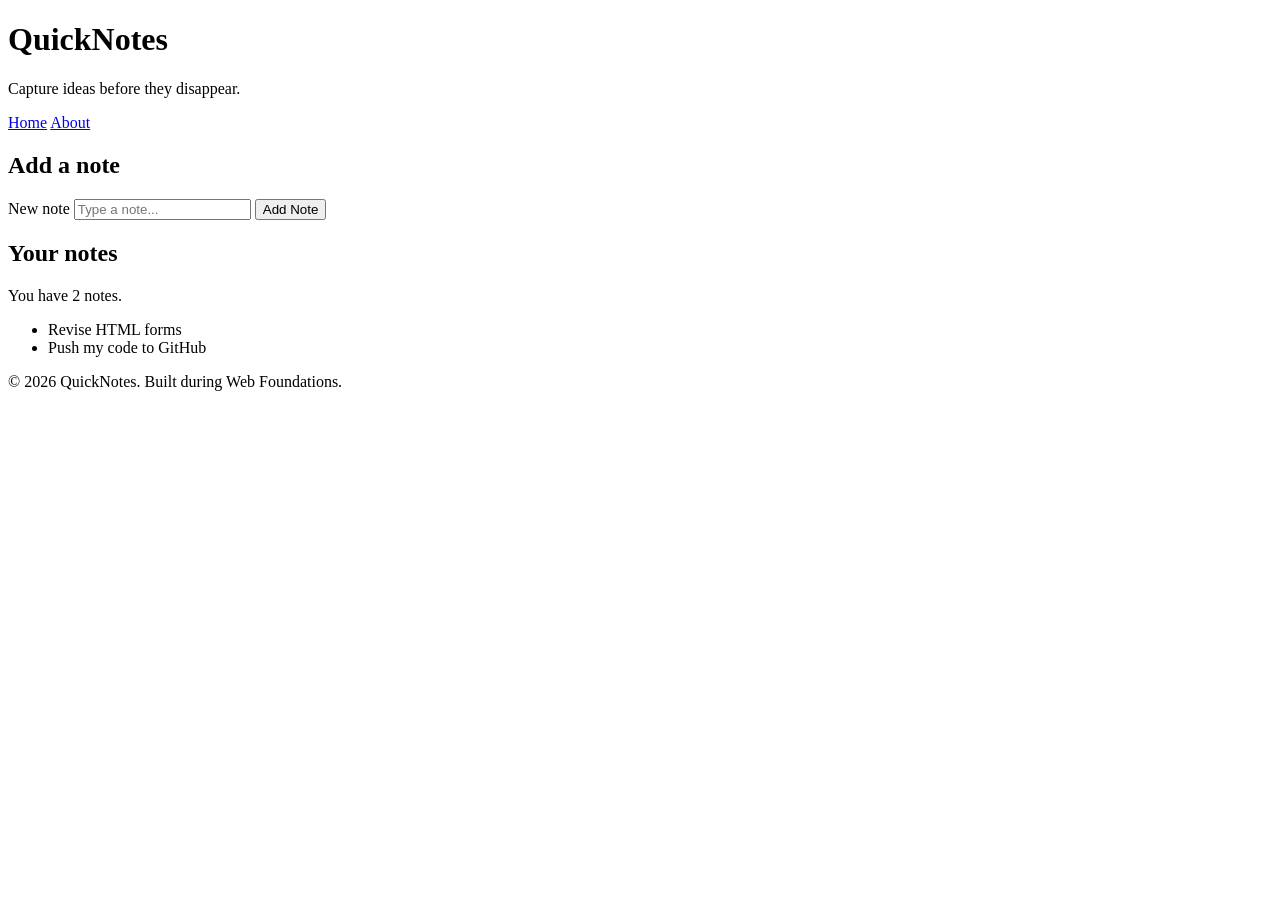
<file: day1/index.html>
<!DOCTYPE html>
<html lang="en">
  <head>
    <meta charset="UTF-8" />
    <meta name="viewport" content="width=device-width, initial-scale=1.0" />
    <title>QuickNotes</title>
  </head>
  <body>
    <header>
      <h1>QuickNotes</h1>
      <p>Capture ideas before they disappear.</p>
    
      <nav>
        <a href="index.html">Home</a>
        <a href="about.html">About</a>
      </nav>
    </header>
 
    <main>
      <section>
        <h2>Add a note</h2>
        <form id="note-form">
          <label for="note-input">New note</label>
          <input type="text" id="note-input" placeholder="Type a note..." />
          <button type="submit">Add Note</button>
        </form>
      </section>
 
      <section>
        <h2>Your notes</h2>
        <p id="note-count">You have 2 notes.</p>
        <ul id="notes-list">
          <li>Revise HTML forms</li>
          <li>Push my code to GitHub</li>
        </ul>
      </section>
    </main>
 
    <footer>
      <p>&copy; 2026 QuickNotes. Built during Web Foundations.</p>
    </footer>
  </body>
</html>
</file>
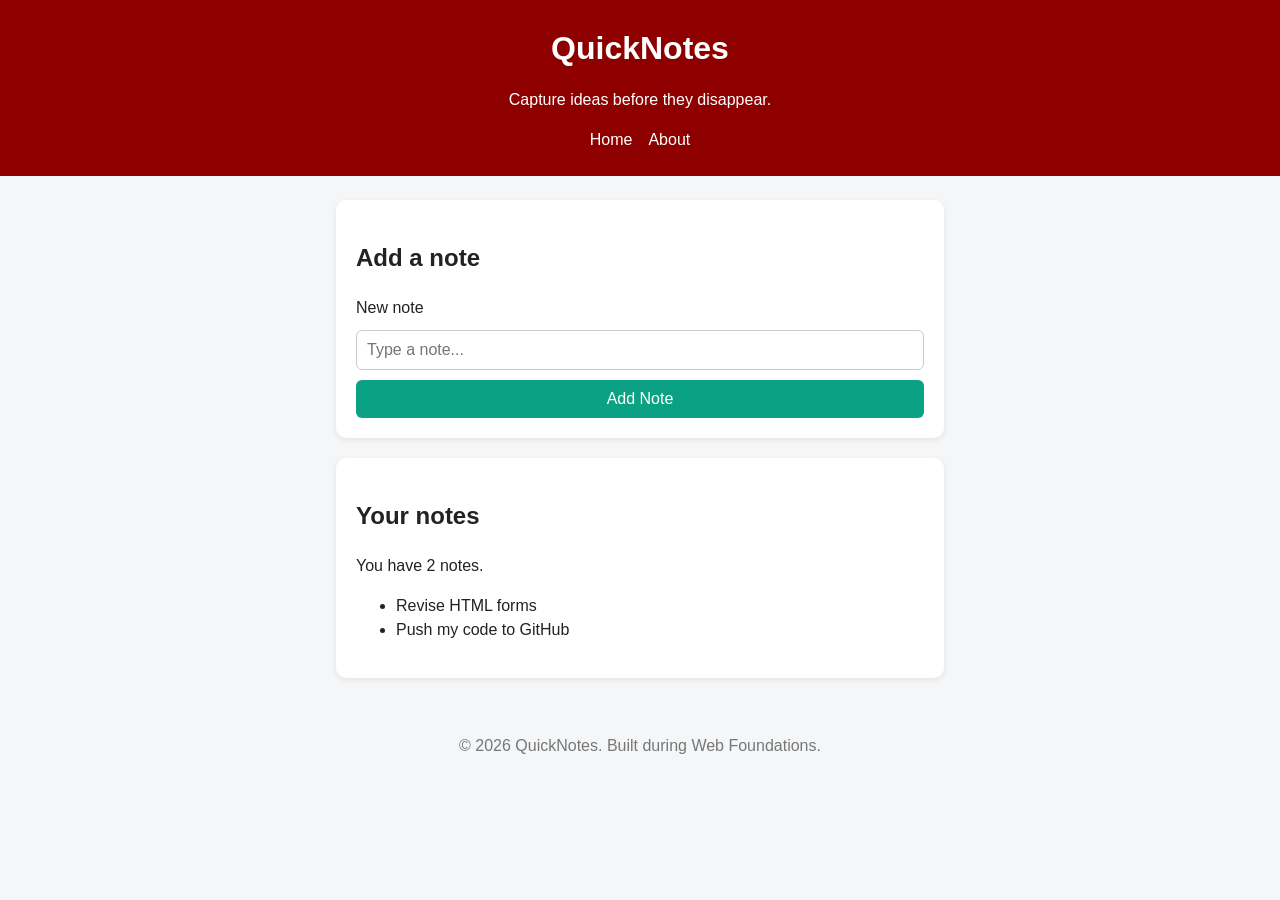
<file: day2/index.html>
<!DOCTYPE html>
<html lang="en">
  <head>
    <meta charset="UTF-8" />
    <meta name="viewport" content="width=device-width, initial-scale=1.0" />
    <title>QuickNotes</title>
    <link rel="stylesheet" href="style.css" />
  </head>
  <body>
    <header>
      <h1>QuickNotes</h1>
      <p>Capture ideas before they disappear.</p>
    
      <nav>
        <a href="index.html">Home</a>
        <a href="about.html">About</a>
      </nav>
    </header>
 
    <main>
      <section>
        <h2>Add a note</h2>
        <form id="note-form">
          <label for="note-input">New note</label>
          <input type="text" id="note-input" placeholder="Type a note..." />
          <button type="submit">Add Note</button>
        </form>
      </section>
 
      <section>
        <h2>Your notes</h2>
        <p id="note-count">You have 2 notes.</p>
        <ul id="notes-list">
          <li>Revise HTML forms</li>
          <li>Push my code to GitHub</li>
        </ul>
      </section>
    </main>
 
    <footer>
      <p>&copy; 2026 QuickNotes. Built during Web Foundations.</p>
    </footer>
  </body>
</html>
</file>
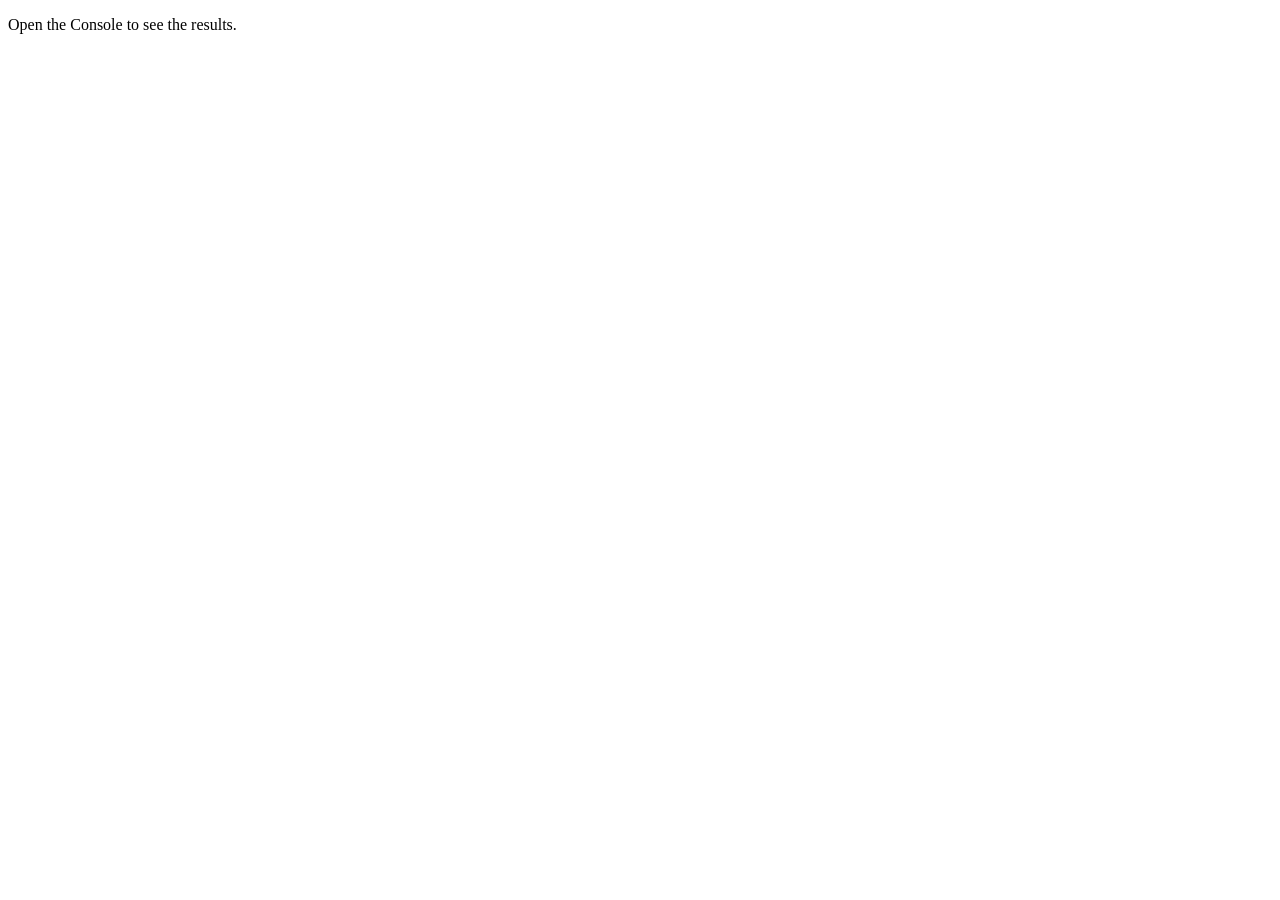
<file: day3/index.html>
<!DOCTYPE html>
<html lang="en">
  <head>
    <meta charset="UTF-8" />
    <meta name="viewport" content="width=device-width, initial-scale=1.0" />
    <title>Notes Toolkit</title>
    <script src="script.js" defer></script>
  </head>
  <body>
    <p>Open the Console to see the results.</p>
  </body>
</html>
</file>
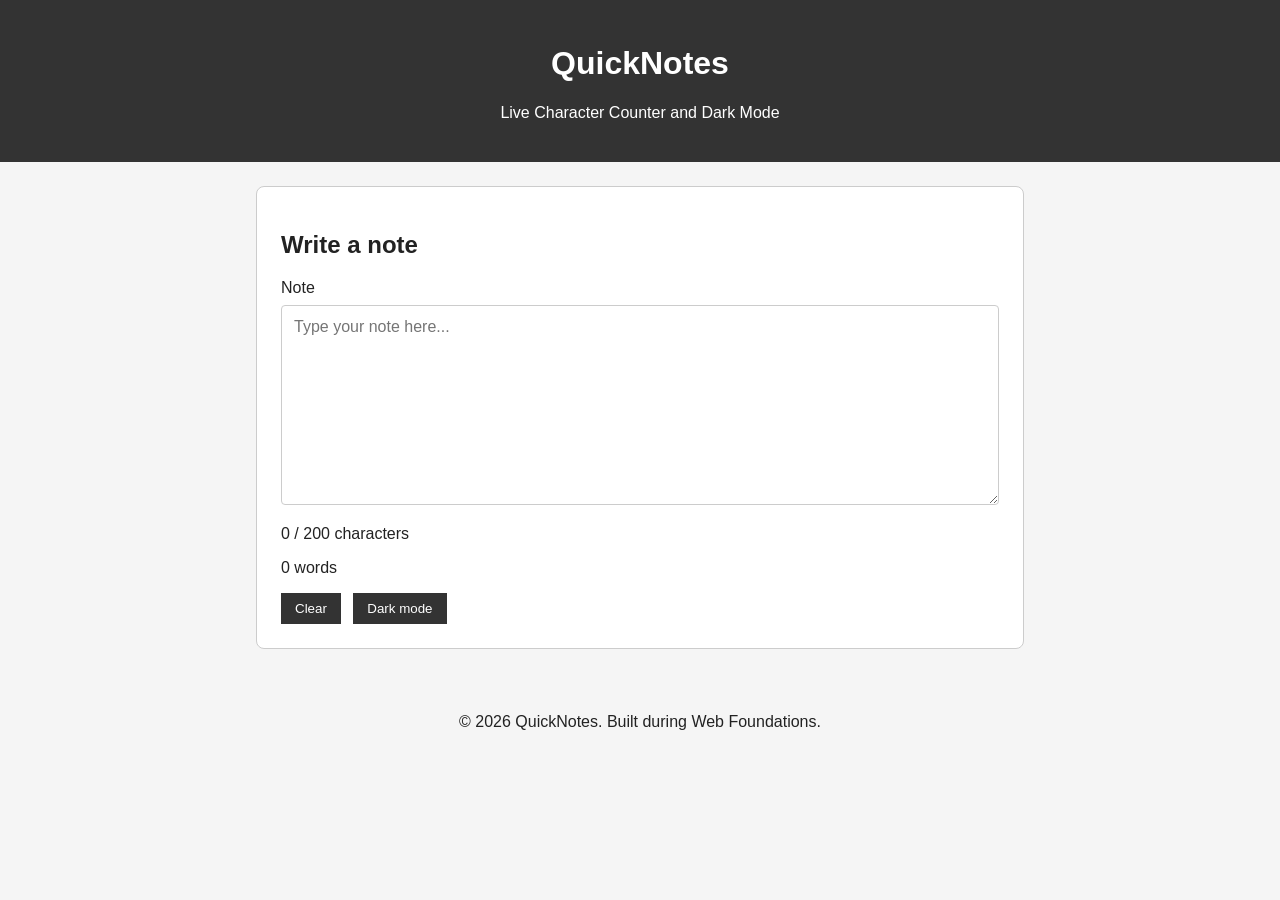
<file: day4/index.html>
<!DOCTYPE html>
<html lang="en">
  <head>
    <meta charset="UTF-8" />
    <meta name="viewport" content="width=device-width, initial-scale=1.0" />
    <title>QuickNotes - Day 4</title>
    <link rel="stylesheet" href="style.css" />
    <script src="script.js" defer></script>
  </head>
  <body>
    <header>
      <h1>QuickNotes</h1>
      <p>Live Character Counter and Dark Mode</p>
    </header>

    <main>
      <section>
        <h2>Write a note</h2>

        <label for="note-text">Note</label>
        <textarea
          id="note-text"
          placeholder="Type your note here..."
        ></textarea>

        <p id="char-count">0 / 200 characters</p>
        <p id="word-count">0 words</p>

        <button id="clear-btn" type="button">Clear</button>
        <button id="theme-toggle" type="button">Dark mode</button>
      </section>
    </main>

    <footer>
      <p>&copy; 2026 QuickNotes. Built during Web Foundations.</p>
    </footer>
  </body>
</html>
</file>
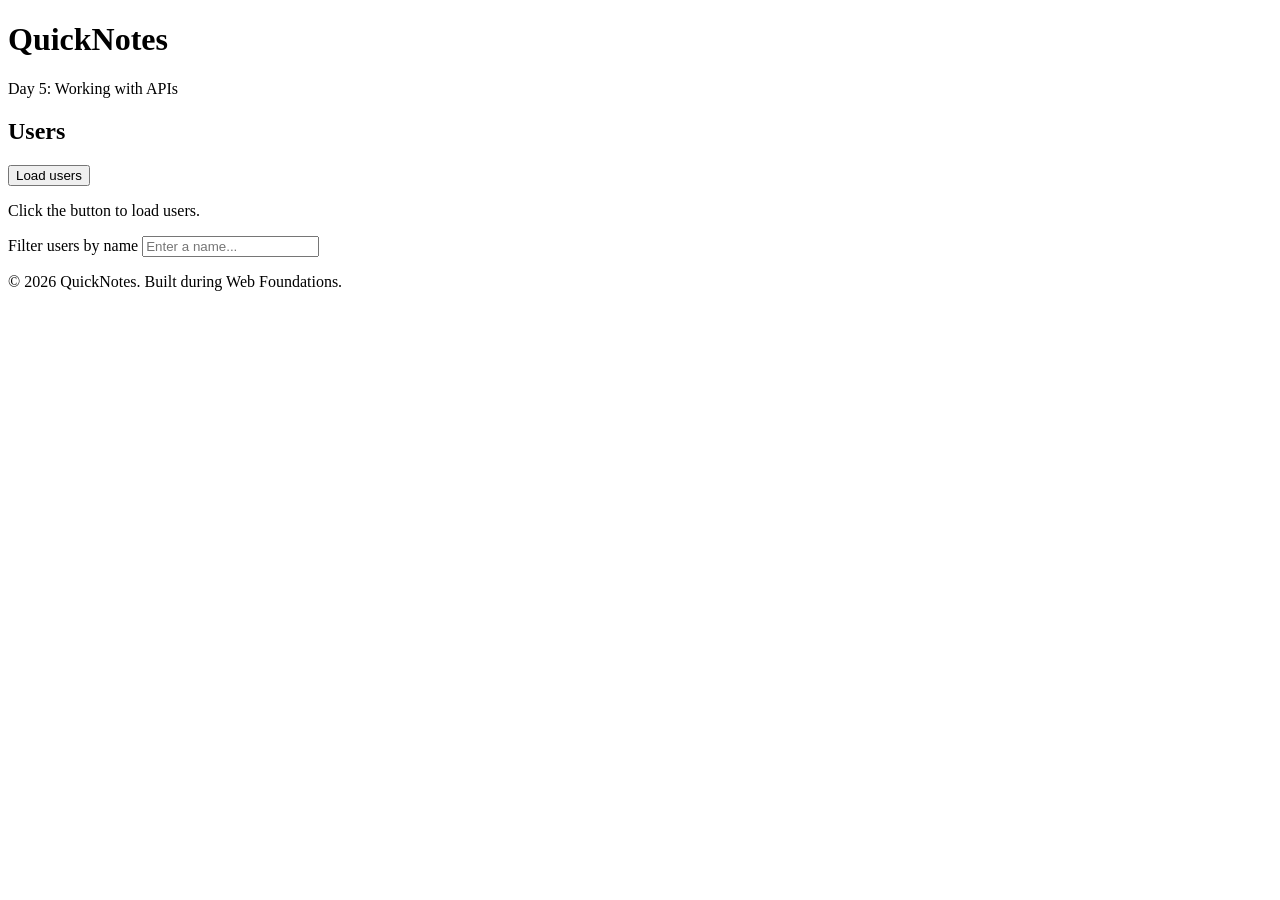
<file: day5/index.html>
<!DOCTYPE html>
<html lang="en">
  <head>
    <meta charset="UTF-8" />
    <meta name="viewport" content="width=device-width, initial-scale=1.0" />
    <title>QuickNotes - Day 5 API Assignment</title>
    <script src="users.js" defer></script>
  </head>

  <body>
    <header>
      <h1>QuickNotes</h1>
      <p>Day 5: Working with APIs</p>
    </header>

    <main>
      <section>
        <h2>Users</h2>

        <button id="load-users" type="button">Load users</button>

        <p id="status">Click the button to load users.</p>

        <label for="filter-input">Filter users by name</label>
        <input
          type="text"
          id="filter-input"
          placeholder="Enter a name..."
        />

        <ul id="users-list"></ul>
      </section>
    </main>

    <footer>
      <p>&copy; 2026 QuickNotes. Built during Web Foundations.</p>
    </footer>
  </body>
</html>
</file>
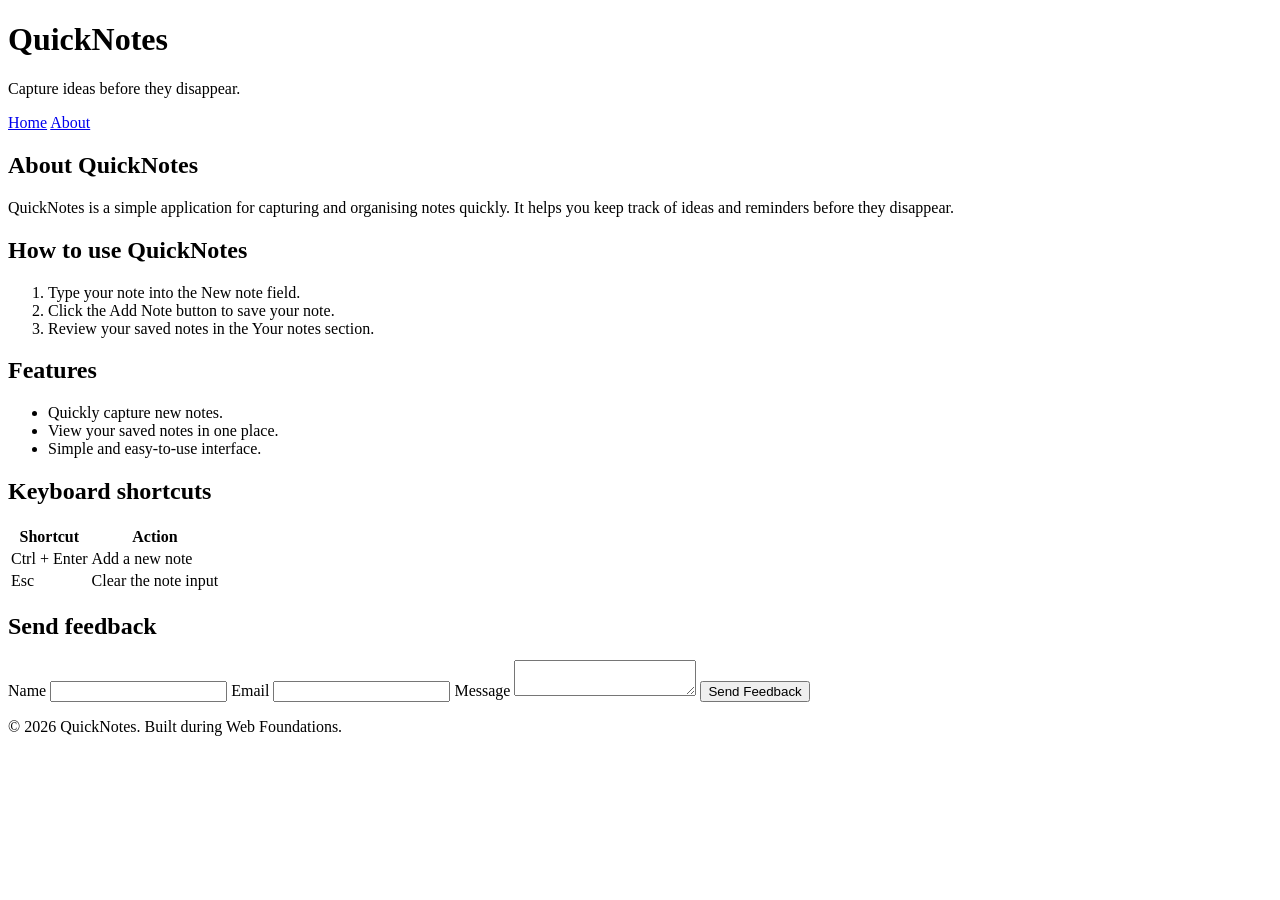
<file: day1/about.html>
<!DOCTYPE html>
<html lang="en">
  <head>
    <meta charset="UTF-8" />
    <meta name="viewport" content="width=device-width, initial-scale=1.0" />
    <title>About QuickNotes</title>
  </head>
  <body>
    <header>
      <h1>QuickNotes</h1>
      <p>Capture ideas before they disappear.</p>

      <nav>
        <a href="index.html">Home</a>
        <a href="about.html">About</a>
      </nav>
    </header>

    <main>
      <h2>About QuickNotes</h2>
      <p>
        QuickNotes is a simple application for capturing and organising notes
        quickly. It helps you keep track of ideas and reminders before they
        disappear.
      </p>

      <section>
        <h2>How to use QuickNotes</h2>
        <ol>
          <li>Type your note into the New note field.</li>
          <li>Click the Add Note button to save your note.</li>
          <li>Review your saved notes in the Your notes section.</li>
        </ol>
      </section>

      <section>
        <h2>Features</h2>
        <ul>
          <li>Quickly capture new notes.</li>
          <li>View your saved notes in one place.</li>
          <li>Simple and easy-to-use interface.</li>
        </ul>
      </section>

      <section>
        <h2>Keyboard shortcuts</h2>
        <table>
          <tr>
            <th>Shortcut</th>
            <th>Action</th>
          </tr>
          <tr>
            <td>Ctrl + Enter</td>
            <td>Add a new note</td>
          </tr>
          <tr>
            <td>Esc</td>
            <td>Clear the note input</td>
          </tr>
        </table>
      </section>

      <section>
        <h2>Send feedback</h2>
        <form>
          <label for="name">Name</label>
          <input type="text" id="name" required />

          <label for="email">Email</label>
          <input type="email" id="email" required />

          <label for="message">Message</label>
          <textarea id="message" required></textarea>

          <button type="submit">Send Feedback</button>
        </form>
      </section>
    </main>

    <footer>
      <p>&copy; 2026 QuickNotes. Built during Web Foundations.</p>
    </footer>
  </body>
</html>
</file>
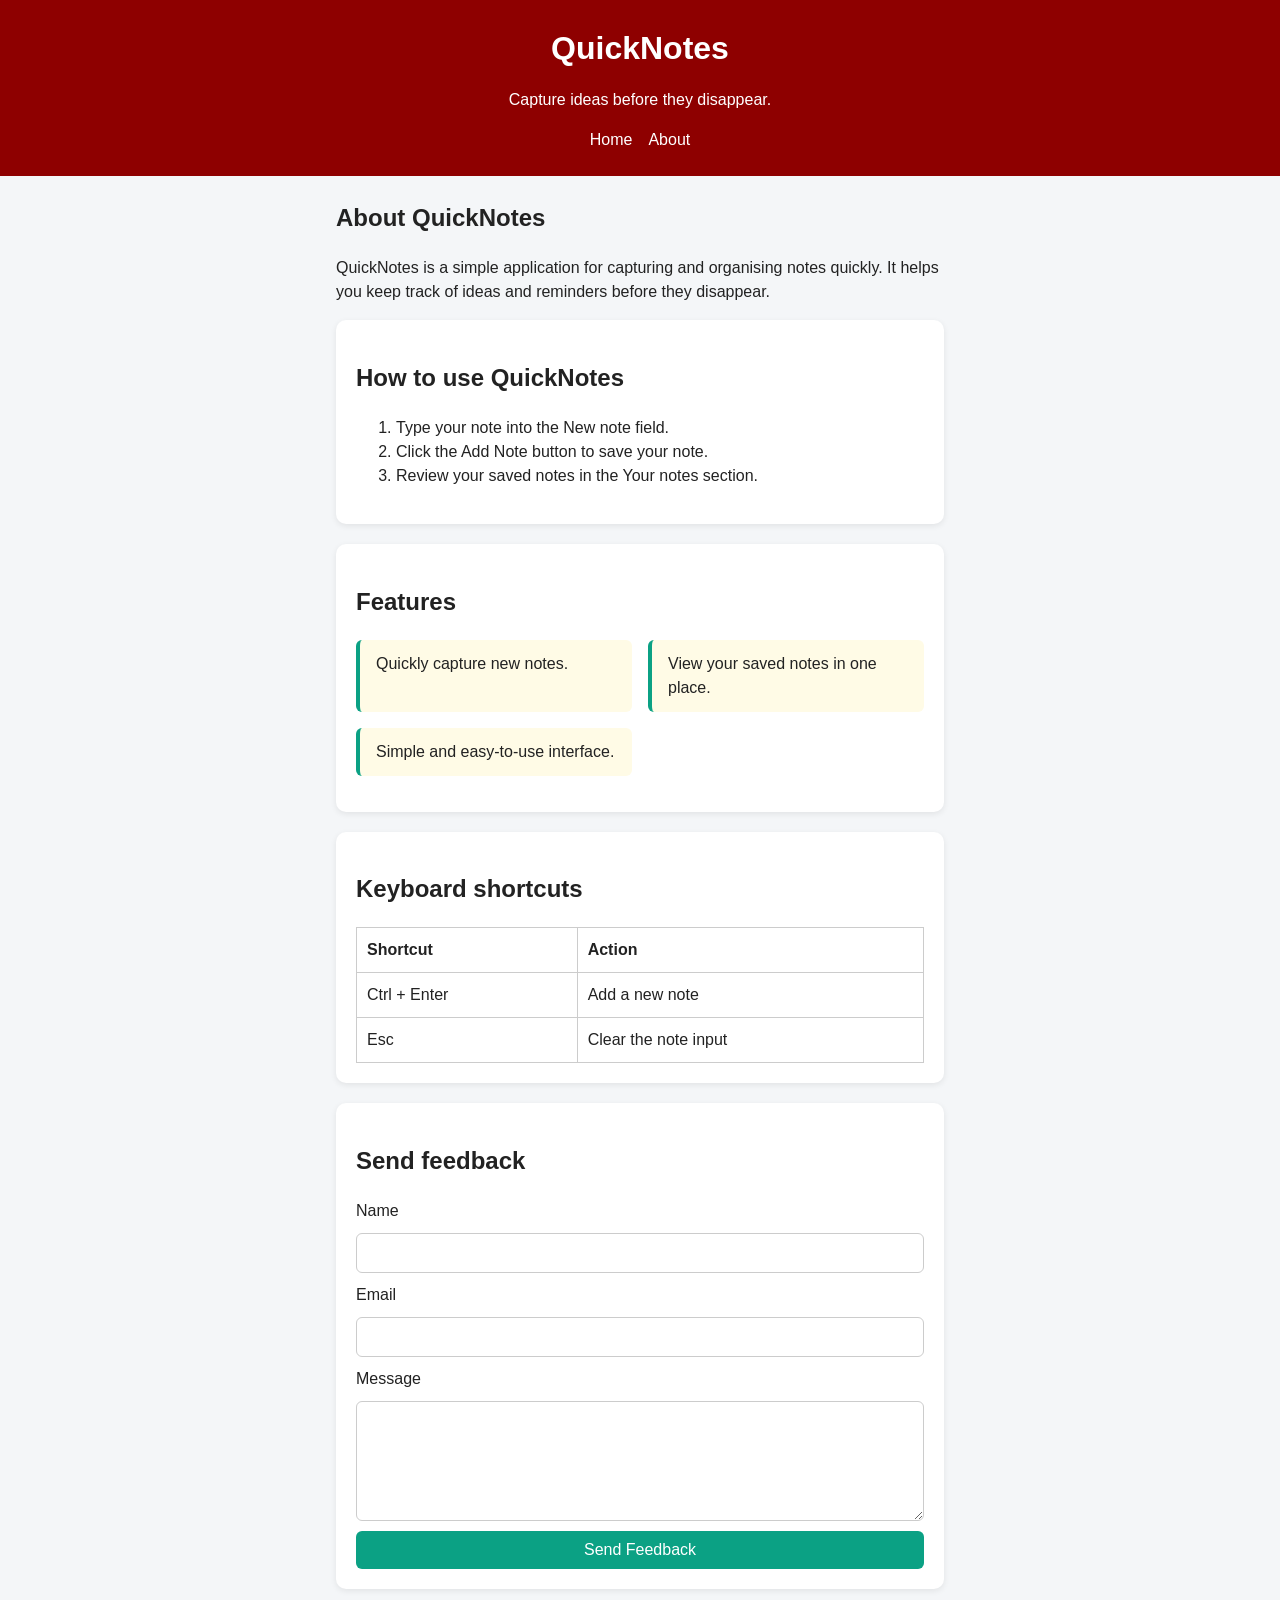
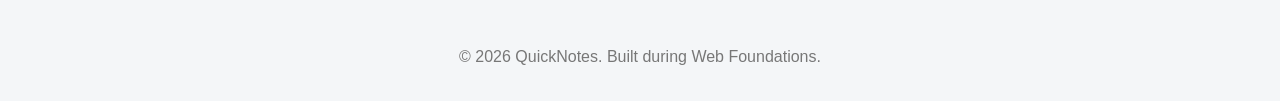
<file: day2/about.html>
<!DOCTYPE html>
<html lang="en">
  <head>
    <meta charset="UTF-8" />
    <meta name="viewport" content="width=device-width, initial-scale=1.0" />
    <title>About QuickNotes</title>
    <link rel="stylesheet" href="style.css" />
  </head>
  <body>
    <header>
      <h1>QuickNotes</h1>
      <p>Capture ideas before they disappear.</p>

      <nav>
        <a href="index.html">Home</a>
        <a href="about.html">About</a>
      </nav>
    </header>

    <main>
      <h2>About QuickNotes</h2>
      <p>
        QuickNotes is a simple application for capturing and organising notes
        quickly. It helps you keep track of ideas and reminders before they
        disappear.
      </p>

      <section>
        <h2>How to use QuickNotes</h2>
        <ol>
          <li>Type your note into the New note field.</li>
          <li>Click the Add Note button to save your note.</li>
          <li>Review your saved notes in the Your notes section.</li>
        </ol>
      </section>

      <section>
        <h2>Features</h2>
        <ul class="features">
          <li>Quickly capture new notes.</li>
          <li>View your saved notes in one place.</li>
          <li>Simple and easy-to-use interface.</li>
        </ul>
      </section>

      <section>
        <h2>Keyboard shortcuts</h2>
        <table>
          <tr>
            <th>Shortcut</th>
            <th>Action</th>
          </tr>
          <tr>
            <td>Ctrl + Enter</td>
            <td>Add a new note</td>
          </tr>
          <tr>
            <td>Esc</td>
            <td>Clear the note input</td>
          </tr>
        </table>
      </section>

      <section>
        <h2>Send feedback</h2>
        <form>
          <label for="name">Name</label>
          <input type="text" id="name" required />

          <label for="email">Email</label>
          <input type="email" id="email" required />

          <label for="message">Message</label>
          <textarea id="message" required></textarea>

          <button type="submit">Send Feedback</button>
        </form>
      </section>
    </main>

    <footer>
      <p>&copy; 2026 QuickNotes. Built during Web Foundations.</p>
    </footer>
  </body>
</html>
</file>
<file: day2/style.css>
/* 1. Reset and base body styles */
*,
*::before,
*::after {
  box-sizing: border-box;
}

body {
  margin: 0;
  font-family: "Segoe UI", Arial, sans-serif;
  background-color: #f4f6f8;
  color: #222;
  line-height: 1.5;
}

/* 2. Header */
header {
  background-color: #8e0000;
  color: white;
  text-align: center;
  padding: 24px 16px;
}

header h1 {
  margin: 0;
}

/* 3. Navigation */
nav {
  display: flex;
  justify-content: center;
  gap: 16px;
  margin-top: 16px;
}

nav a {
  color: white;
  text-decoration: none;
}

nav a:hover {
  text-decoration: underline;
}

/* 4. Main content and sections */
main {
  max-width: 640px;
  margin: 24px auto;
  padding: 0 16px;
}

section {
  background: white;
  padding: 20px;
  border-radius: 10px;
  margin-bottom: 20px;
  box-shadow: 0 2px 6px rgba(0, 0, 0, 0.08);
}

/* 5. Features grid */
.features {
  display: grid;
  grid-template-columns: repeat(auto-fit, minmax(180px, 1fr));
  gap: 16px;
  padding: 0;
  list-style: none;
}

.features li {
  background-color: #fffbe6;
  border-left: 4px solid #0ba184;
  padding: 12px 16px;
  border-radius: 6px;
}

/* 6. Shortcuts table */
table {
  width: 100%;
  border-collapse: collapse;
}

th,
td {
  border: 1px solid #ccc;
  padding: 10px;
  text-align: left;
}

/* 7. Feedback form */
form {
  display: flex;
  flex-direction: column;
  gap: 10px;
}

input,
textarea {
  width: 100%;
  padding: 10px;
  border: 1px solid #ccc;
  border-radius: 6px;
  font-size: 1rem;
}

textarea {
  min-height: 120px;
}

/* 8. Buttons */
button {
  background-color: #0ba184;
  color: white;
  border: none;
  padding: 10px 18px;
  border-radius: 6px;
  font-size: 1rem;
  cursor: pointer;
  transition: background-color 0.2s;
}

button:hover {
  background-color: #088a70;
}

/* 9. Footer */
footer {
  text-align: center;
  color: #777;
  padding: 16px;
}

/* 10. Phones */
@media (max-width: 600px) {
  header {
    padding: 16px 10px;
  }

  header h1 {
    font-size: 1.5rem;
  }
}
</file>
<file: day4/style.css>
* {
  box-sizing: border-box;
}

:root {
  --background-color: #f5f5f5;
  --text-color: #222;
  --header-color: #333;
  --card-color: #fff;
  --border-color: #ccc;
  --button-color: #333;
  --button-text-color: #fff;
}

body {
  margin: 0;
  padding: 0;
  font-family: Arial, sans-serif;
  background-color: var(--background-color);
  color: var(--text-color);
}

body.dark {
  --background-color: #222;
  --text-color: #f5f5f5;
  --header-color: #111;
  --card-color: #333;
  --border-color: #555;
  --button-color: #f5f5f5;
  --button-text-color: #222;
}

header {
  background-color: var(--header-color);
  color: #fff;
  text-align: center;
  padding: 24px;
}

main {
  max-width: 800px;
  margin: 24px auto;
  padding: 0 16px;
}

section {
  background-color: var(--card-color);
  padding: 24px;
  border: 1px solid var(--border-color);
  border-radius: 8px;
}

label {
  display: block;
  margin-bottom: 8px;
}

textarea {
  width: 100%;
  min-height: 200px;
  padding: 12px;
  border: 1px solid var(--border-color);
  border-radius: 4px;
  background-color: var(--card-color);
  color: var(--text-color);
  font-family: Arial, sans-serif;
  font-size: 1rem;
}

button {
  background-color: var(--button-color);
  color: var(--button-text-color);
  border: none;
  padding: 8px 14px;
  margin-right: 8px;
  cursor: pointer;
  transition: 0.2s;
}

button:hover {
  opacity: 0.8;
}

.warning {
  color: orange;
}

.over {
  color: red;
  font-weight: bold;
}

footer {
  text-align: center;
  padding: 24px;
}

@media (max-width: 600px) {
  main {
    margin: 12px auto;
  }

  section {
    padding: 16px;
  }
}
</file>
